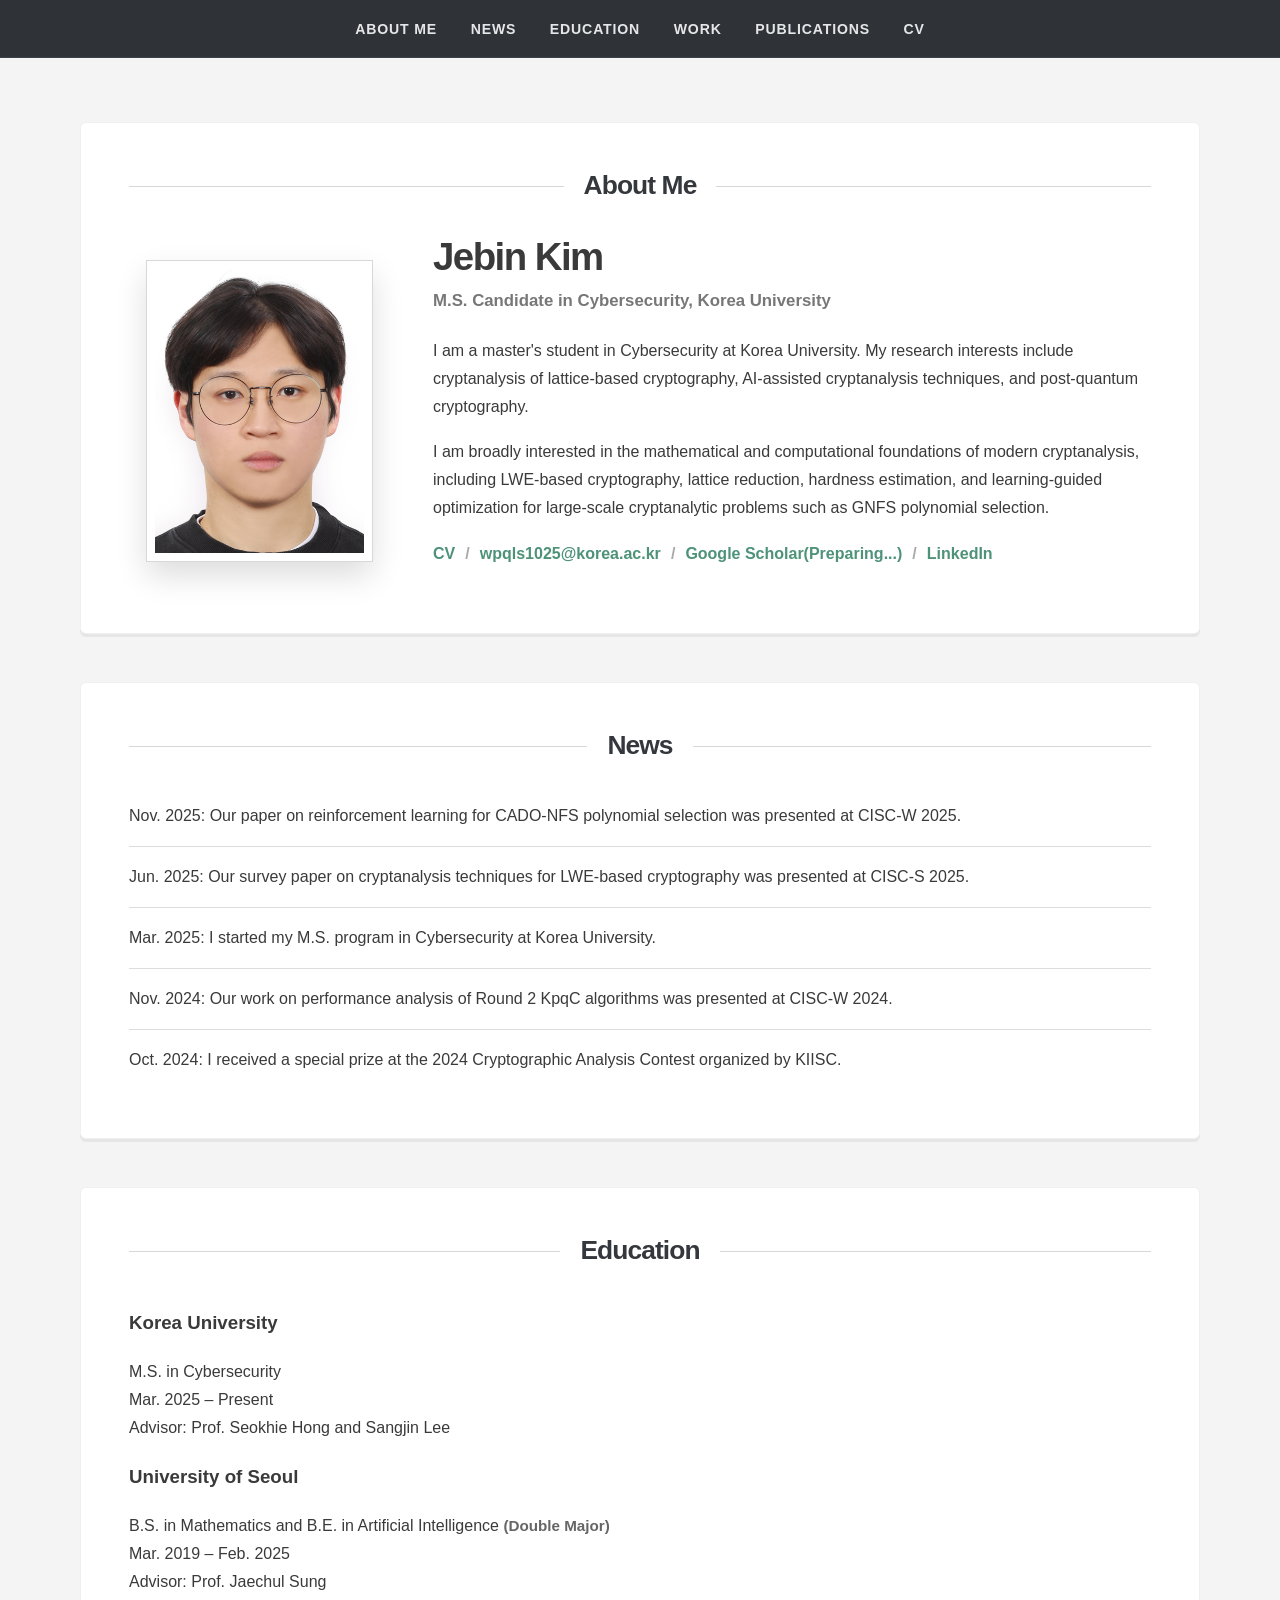
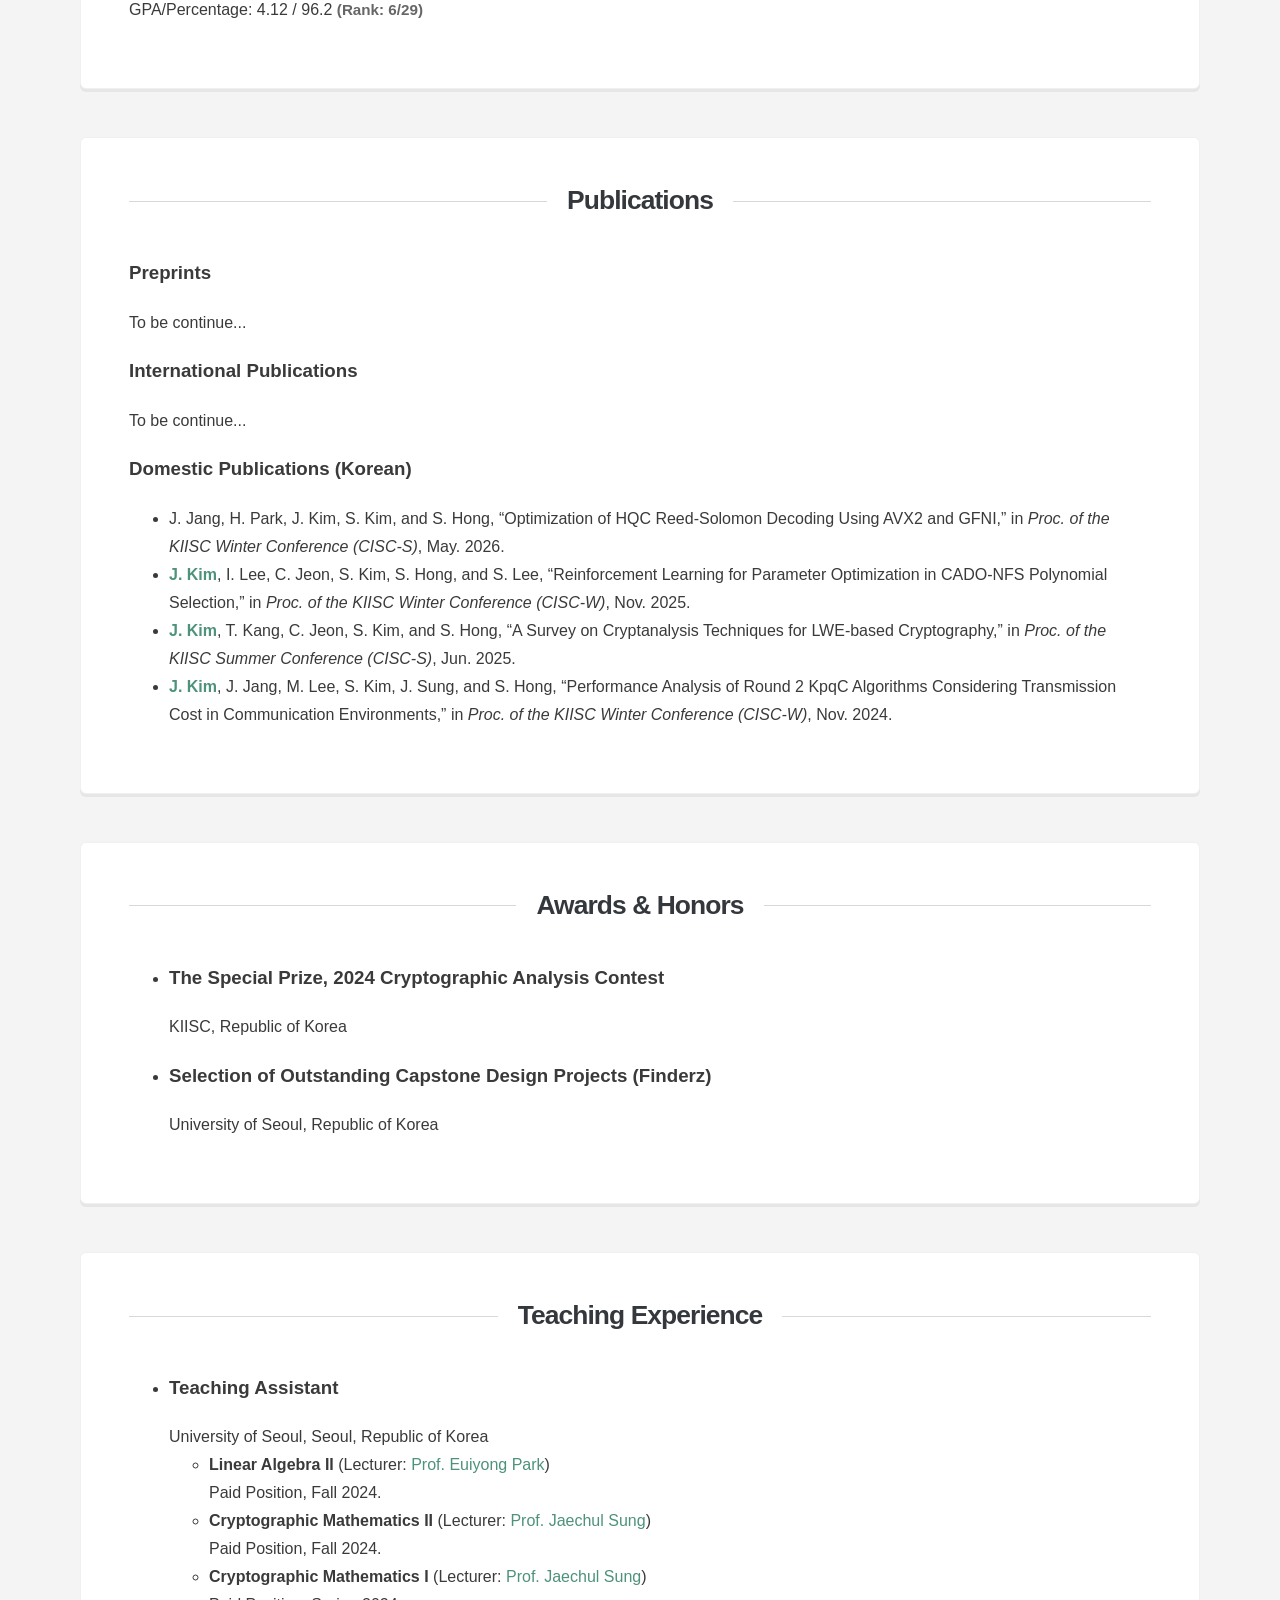
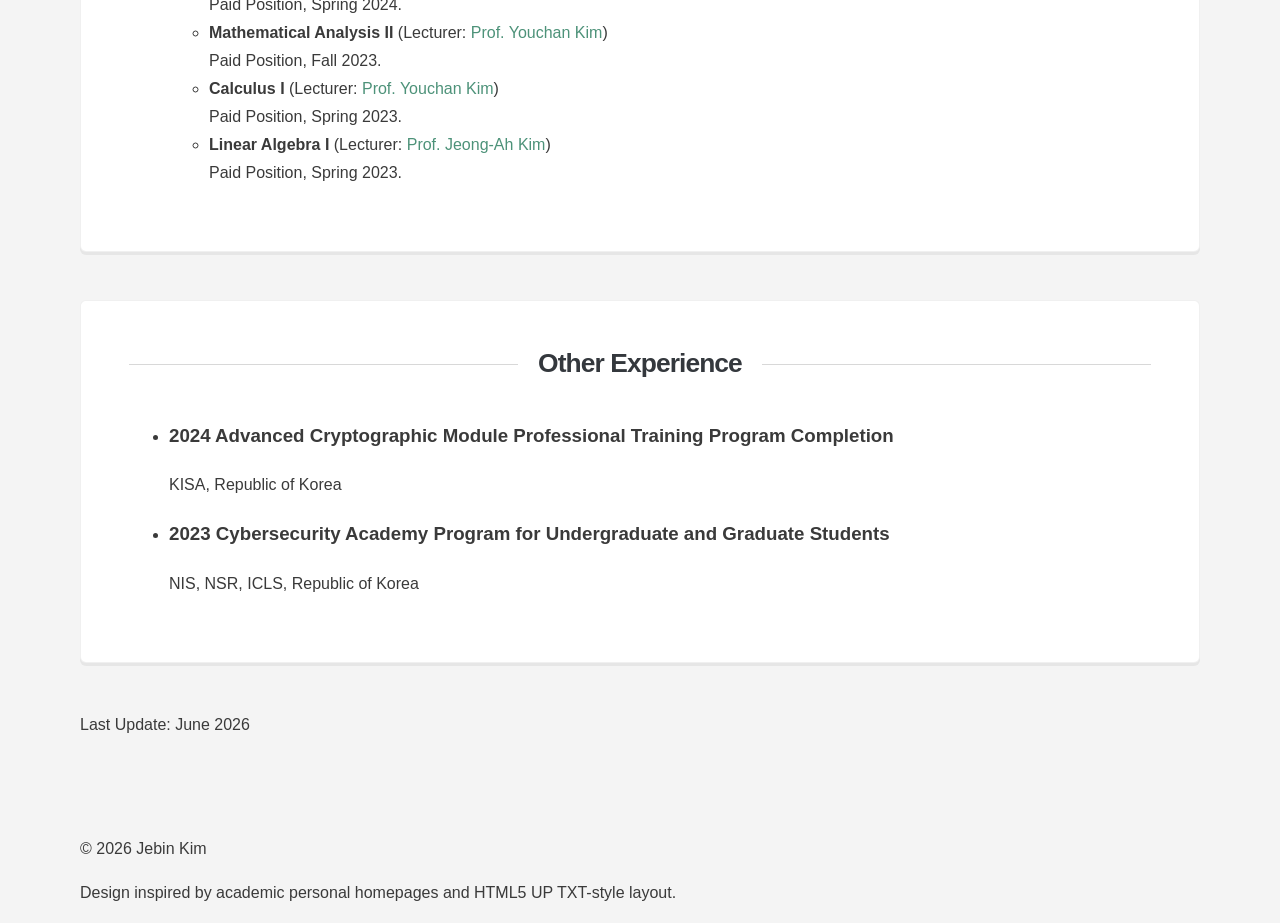
<file: index.html>
<!DOCTYPE html>
<html lang="en">

<head>
    <meta charset="UTF-8" />
    <meta name="viewport" content="width=device-width, initial-scale=1.0" />
    <title>Jebin Kim</title>
    <meta name="description" content="Personal academic homepage of Jebin Kim, M.S. candidate in Cybersecurity at Korea University." />
    <link rel="stylesheet" href="style.css" />
    <script>
        // Preserve the browser's normal scroll restoration on refresh.
        // If an old #section URL remains from a previous version, remove it early
        // so the browser restores the last scroll position instead of jumping to the anchor.
        (function() {
            if ('scrollRestoration' in history) {
                history.scrollRestoration = 'auto';
            }
            if (window.location.hash) {
                history.replaceState(null, document.title, window.location.pathname + window.location.search);
            }
        })();
    </script>
</head>

<body>
    <!-- HOMEPAGE_VERSION: ABOUT_LEFT_IMAGE_RIGHT_TEXT_V5 -->
    <!-- News section updated: latest-first, 5 items, generated 2026-06-02 -->
    <div id="page-wrapper">
        <!--    <header id="header">-->
        <!--      <div class="logo-container">-->
        <!--        <div class="logo-box">-->
        <!--          <h1><a href="#about">Jebin Kim</a></h1>-->
        <!--          <p>Cryptography · Post-Quantum Cryptanalysis · AI-Assisted Cryptanalysis</p>-->
        <!--        </div>-->
        <!--      </div>-->
        <!--    </header>-->

        <nav id="nav" aria-label="Main navigation">
            <ul>
<!--                <li class="current"><a href="#about">About Me</a></li>-->
                <li><a href="#about">About Me</a></li>
                <li><a href="#news">News</a></li>
                <li><a href="#education">Education</a></li>
                <li><a href="#work">Work</a></li>
                <li><a href="#publications">Publications</a></li>
                <li><a href="CV/CV20260603.pdf">CV</a></li>
            </ul>
        </nav>

        <main id="main">
            <div class="container">

                <!-- ABOUT -->
                <section id="about" class="box page-content about-split">
                    <h2 class="major"><span>About Me</span></h2>

                    <div class="about-layout">
                        <div class="about-photo">
                            <img src="images/Jebinkim.jpg" alt="Profile photo of Jebin Kim" />
                        </div>

                        <div class="about-text">
                            <h1>Jebin Kim</h1>
                            <p class="subtitle">M.S. Candidate in Cybersecurity, Korea University</p>

                            <p>
                                I am a master's student in Cybersecurity at Korea University. My research interests include
                                cryptanalysis of lattice-based cryptography, AI-assisted cryptanalysis techniques, and post-quantum cryptography.
                            </p>

                            <p>
                                I am broadly interested in the mathematical and computational foundations of modern cryptanalysis,
                                including LWE-based cryptography, lattice reduction, hardness estimation, and learning-guided
                                optimization for large-scale cryptanalytic problems such as GNFS polynomial selection.
                            </p>

                            <!--      <p class="affiliation">-->
                            <!--        Graduate School of Information Security, Korea University-->
                            <!--      </p>-->

                            <p class="profile-links">
                                <a href="CV/CV20260602.pdf">CV</a>
                                <span>/</span>
                                <a href="mailto:wpqls1025@korea.ac.kr">wpqls1025@korea.ac.kr</a>
                                <span>/</span>
                                <a href="#">Google Scholar(Preparing...)</a>
                                <span>/</span>
                                <a href="https://www.linkedin.com/in/jebinkim">LinkedIn</a>
                            </p>
                        </div>
                    </div>
                </section>


                <!-- NEWS -->
                <section id="news" class="box page-content">
                    <h2 class="major"><span>News</span></h2>
                    <ul class="news-list">
                        <li>
                            <span class="news-date">Nov. 2025: </span>
                            <span class="news-text">
                                Our paper on reinforcement learning for CADO-NFS polynomial selection was presented at CISC-W 2025.
                            </span>
                        </li>
                        <li>
                            <span class="news-date">Jun. 2025: </span>
                            <span class="news-text">
                                Our survey paper on cryptanalysis techniques for LWE-based cryptography was presented at CISC-S 2025.
                            </span>
                        </li>
                        <li>
                            <span class="news-date">Mar. 2025: </span>
                            <span class="news-text">
                                I started my M.S. program in Cybersecurity at Korea University.
                            </span>
                        </li>
                        <li>
                            <span class="news-date">Nov. 2024: </span>
                            <span class="news-text">
                                Our work on performance analysis of Round 2 KpqC algorithms was presented at CISC-W 2024.
                            </span>
                        </li>
                        <li>
                            <span class="news-date">Oct. 2024: </span>
                            <span class="news-text">
                                I received a special prize at the 2024 Cryptographic Analysis Contest organized by KIISC.
                            </span>
                        </li>
                    </ul>
                </section>

                <!-- EDUCATION -->
                <section id="education" class="box page-content education-compact">
                    <h2 class="major"><span>Education</span></h2>

                    <div class="edu-list">
                        <article class="edu-item">
                            <h3>Korea University</h3>
                            <div class="edu-detail">
                                <p>
                                    M.S. in Cybersecurity
                                    <br>
                                    Mar. 2025 – Present
                                    <br>
                                    Advisor: Prof. Seokhie Hong and Sangjin Lee
                                </p>
                            </div>
                        </article>

                        <article class="edu-item">
                            <h3>University of Seoul</h3>
                            <div class="edu-detail">
                                <p>
                                    B.S. in Mathematics and B.E. in Artificial Intelligence <span class="degree-note">(Double Major)</span>
                                    <br>
                                    Mar. 2019 – Feb. 2025
                                    <br>
                                    Advisor: Prof. Jaechul Sung
                                    <br>
                                    GPA/Percentage: 4.12 / 96.2 <span class="degree-note">(Rank: 6/29)</span>
                                </p>
                            </div>
                        </article>
                    </div>
                </section>

                <!--        &lt;!&ndash; WORK EXPERIENCE &ndash;&gt;-->
                <!--        <section id="work" class="box page-content">-->
                <!--          <h2 class="major"><span>Work Experience</span></h2>-->
                <!--          <div class="empty-space" aria-label="Empty work experience section"></div>-->
                <!--        </section>-->

                <!-- PUBLICATIONS -->
                <section id="publications" class="box page-content">
                    <h2 class="major"><span>Publications</span></h2>

                    <h3 class="section-subtitle">Preprints</h3>
                    <div class="publication-empty-box" aria-label="Empty publications section">
                        To be continue...
                    </div>

                    <h3 class="section-subtitle">International Publications</h3>
                    <div class="publication-empty-box" aria-label="Empty publications section">
                        To be continue...
                    </div>

                    <h3 class="section-subtitle domestic-title">Domestic Publications (Korean)</h3>
                    <ul class="domestic-publications">
                        <li>
                            J. Jang, H. Park, J. Kim, S. Kim, and S. Hong,
                            “Optimization of HQC Reed-Solomon Decoding Using AVX2 and GFNI,”
                            in <em>Proc. of the KIISC Winter Conference (CISC-S)</em>, May. 2026.
                        </li>
                        <li>
                            <a style="color: #4d9279;"><b>J. Kim</b></a>, I. Lee, C. Jeon, S. Kim, S. Hong, and S. Lee,
                            “Reinforcement Learning for Parameter Optimization in CADO-NFS Polynomial Selection,”
                            in <em>Proc. of the KIISC Winter Conference (CISC-W)</em>, Nov. 2025.
                        </li>
                        <li>
                            <a style="color: #4d9279;"><b>J. Kim</b></a>, T. Kang, C. Jeon, S. Kim, and S. Hong,
                            “A Survey on Cryptanalysis Techniques for LWE-based Cryptography,”
                            in <em>Proc. of the KIISC Summer Conference (CISC-S)</em>, Jun. 2025.
                        </li>
                        <li>
                            <a style="color: #4d9279;"><b>J. Kim</b></a>, J. Jang, M. Lee, S. Kim, J. Sung, and S. Hong,
                            “Performance Analysis of Round 2 KpqC Algorithms Considering Transmission Cost in Communication Environments,”
                            in <em>Proc. of the KIISC Winter Conference (CISC-W)</em>, Nov. 2024.
                        </li>
                    </ul>
                </section>

                <!-- AWARDS & HONORS -->
                <section id="awards" class="box page-content">
                    <h2 class="major"><span>Awards &amp; Honors</span></h2>
                    <ul class="cv-list compact">
                        <li>
                            <h3>The Special Prize, 2024 Cryptographic Analysis Contest</h3>
                            <p class="institution">KIISC, Republic of Korea</p>
                        </li>
                        <li>
                            <h3>Selection of Outstanding Capstone Design Projects (Finderz)</h3>
                            <p class="institution">University of Seoul, Republic of Korea</p>
                        </li>
                    </ul>
                </section>

                <!-- TEACHING EXPERIENCE -->
                <section id="teaching" class="box page-content">
                    <h2 class="major"><span>Teaching Experience</span></h2>
                    <ul class="cv-list">
                        <li>
                            <div class="item-head">
                                <h3>Teaching Assistant</h3>
<!--                                <span>Mar. 2023 - Feb. 2025</span>-->
                            </div>
                            <span class="institution">University of Seoul, Seoul, Republic of Korea</span>
                            <ul class="sub-list">
                                <li>
                                    <b>Linear Algebra II</b>
                                    <span class="degree-note"> (Lecturer: <a href="https://sites.google.com/site/epark1024/" target="_blank" style="color: #4d9279;">Prof. Euiyong Park</a>)</span>
                                    <br>
                                    Paid Position, Fall 2024.
                                </li>
                                <li>
                                    <b>Cryptographic Mathematics II</b>
                                    <span class="degree-note"> (Lecturer: <a href="https://scholar.google.com/citations?user=eSgW4uAAAAAJ&hl=en" target="_blank" style="color: #4d9279;">Prof. Jaechul Sung</a>)</span>
                                    <br>
                                    Paid Position, Fall 2024.
                                </li>
                                <li>
                                    <b>Cryptographic Mathematics I</b>
                                    <span class="degree-note"> (Lecturer: <a href="https://scholar.google.com/citations?user=eSgW4uAAAAAJ&hl=en" target="_blank" style="color: #4d9279;">Prof. Jaechul Sung</a>)</span>
                                    <br>
                                    Paid Position, Spring 2024.
                                </li>
                                <li>
                                    <b>Mathematical Analysis II</b>
                                    <span class="degree-note"> (Lecturer: <a href="https://app.rndcircle.io/lab/f2e110f0-f742-4427-a4ac-b15742e9b4c2" target="_blank" style="color: #4d9279;">Prof. Youchan Kim</a>)</span>
                                    <br>
                                    Paid Position, Fall 2023.
                                </li>
                                <li>
                                    <b>Calculus I</b>
                                    <span class="degree-note"> (Lecturer: <a href="https://app.rndcircle.io/lab/f2e110f0-f742-4427-a4ac-b15742e9b4c2" target="_blank" style="color: #4d9279;">Prof. Youchan Kim</a>)</span>
                                    <br>
                                    Paid Position, Spring 2023.
                                </li>
                                <li>
                                    <b>Linear Algebra I</b>
                                    <span class="degree-note"> (Lecturer: <a target="_blank" style="color: #4d9279;">Prof. Jeong-Ah Kim</a>)</span>
                                    <br>
                                    Paid Position, Spring 2023.
                                </li>
                            </ul>
                        </li>
                    </ul>
                </section>

                <!--        &lt;!&ndash; PROFESSIONAL ACTIVITIES &ndash;&gt;-->
                <!--        <section id="professional-activities" class="box page-content">-->
                <!--          <h2 class="major"><span>Professional Activities</span></h2>-->
                <!--          <div class="empty-space" aria-label="Empty professional activities section"></div>-->
                <!--        </section>-->

                <!-- OTHER EXPERIENCE -->
                <section id="other-experience" class="box page-content">
                    <h2 class="major"><span>Other Experience</span></h2>
                    <ul class="cv-list compact">
                        <li>
                            <h3>2024 Advanced Cryptographic Module Professional Training Program Completion</h3>
                            <p class="institution">KISA, Republic of Korea</p>
                        </li>
                        <li>
                            <h3>2023 Cybersecurity Academy Program for Undergraduate and Graduate Students</h3>
                            <p class="institution">NIS, NSR, ICLS, Republic of Korea</p>
                        </li>
                    </ul>
                </section>

                <!--        &lt;!&ndash; INVITED TALKS &ndash;&gt;-->
                <!--        <section id="invited-talks" class="box page-content">-->
                <!--          <h2 class="major"><span>Invited Talks</span></h2>-->
                <!--          <div class="empty-space" aria-label="Empty invited talks section"></div>-->
                <!--        </section>-->

                <p class="last-update">Last Update: June 2026</p>
            </div>
        </main>

        <footer id="footer">
            <div class="container footer-content">
                <p>© 2026 Jebin Kim</p>
                <p>Design inspired by academic personal homepages and HTML5 UP TXT-style layout.</p>
            </div>
        </footer>
    </div>

    <script>
        // In-page navigation without leaving #section in the URL.
        // Refresh keeps the browser's previous scroll position.
        (function() {
            if ('scrollRestoration' in history) {
                history.scrollRestoration = 'auto';
            }

            function removeHash() {
                if (window.location.hash) {
                    history.replaceState(null, document.title, window.location.pathname + window.location.search);
                }
            }

            document.querySelectorAll('a[href^="#"]').forEach(function(link) {
                link.addEventListener('click', function(event) {
                    var targetId = link.getAttribute('href');
                    if (!targetId || targetId === '#') return;

                    var target = document.querySelector(targetId);
                    if (!target) return;

                    event.preventDefault();
                    target.scrollIntoView({
                        behavior: 'smooth',
                        block: 'start'
                    });
                    removeHash();
                });
            });
        })();
    </script>
</body>

</html>
</file>
<file: style.css>
:root {
  --bg: #f4f4f4;
  --bg-dark: #2f3338;
  --bg-darker: #25292e;
  --box: #ffffff;
  --text: #3a3a3a;
  --muted: #777777;
  --line: #dddddd;
  --accent: #70b79c;
  --accent-dark: #4d9279;
  --accent-alt: #e97770;
  --shadow: 0 3px 0 rgba(0, 0, 0, 0.06);
  --radius: 6px;
  --width: 1120px;
}

* {
  box-sizing: border-box;
}

html {
  scroll-behavior: smooth;
}

body {
  margin: 0;
  background: var(--bg);
  color: var(--text);
  font-family: "Segoe UI", Arial, Helvetica, sans-serif;
  font-size: 16px;
  line-height: 1.75;
}

a {
  color: inherit;
  text-decoration: none;
}

a:hover {
  color: var(--accent-dark);
}

#page-wrapper {
  min-height: 100vh;
}

/* Header */

#header {
  padding: 3.5rem 1rem 2.5rem;
  text-align: center;
  background: #fff;
}

.logo-container {
  max-width: var(--width);
  margin: 0 auto;
}

.logo-box {
  display: inline-block;
  position: relative;
  padding: 0 2.25rem;
}

.logo-box::before,
.logo-box::after {
  content: "";
  position: absolute;
  top: 50%;
  width: 7rem;
  height: 1px;
  background: #cfcfcf;
}

.logo-box::before {
  right: 100%;
}

.logo-box::after {
  left: 100%;
}

.logo-box h1 {
  margin: 0;
  font-size: 2.65rem;
  line-height: 1;
  letter-spacing: -0.04em;
  font-weight: 900;
}

.logo-box h1 a {
  display: inline-block;
  background: var(--bg-darker);
  color: #fff;
  padding: 0.65rem 1.05rem;
  border-radius: 4px;
  box-shadow: var(--shadow);
}

.logo-box p {
  margin: 1rem 0 0;
  color: #777;
  font-size: 0.95rem;
  letter-spacing: 0.08em;
  text-transform: uppercase;
}

/* Navigation */

#nav {
  background: var(--bg-dark);
  color: #fff;
  box-shadow: inset 0 -1px 0 rgba(255, 255, 255, 0.08);
}

#nav ul {
  max-width: var(--width);
  margin: 0 auto;
  padding: 0 1rem;
  list-style: none;
  display: flex;
  align-items: center;
  justify-content: center;
  flex-wrap: wrap;
}

#nav li {
  margin: 0;
}

#nav a {
  display: block;
  padding: 1.05rem 1.05rem;
  color: rgba(255, 255, 255, 0.88);
  font-size: 0.88rem;
  font-weight: 700;
  letter-spacing: 0.06em;
  text-transform: uppercase;
}

#nav li.current a,
#nav a:hover {
  background: var(--accent);
  color: #fff;
}

/* Banner */

.banner {
  padding: 5.5rem 1rem;
  color: #fff;
  text-align: center;
  background:
    linear-gradient(rgba(47, 51, 56, 0.76), rgba(47, 51, 56, 0.76)),
    radial-gradient(circle at 20% 10%, rgba(112, 183, 156, 0.75), transparent 32rem),
    linear-gradient(135deg, #4b5e69, #30343a 60%, #24272c);
}

.banner-content {
  max-width: 880px;
  margin: 0 auto;
}

.eyebrow {
  margin: 0 0 1rem;
  color: rgba(255, 255, 255, 0.78);
  font-size: 0.9rem;
  font-weight: 800;
  letter-spacing: 0.16em;
  text-transform: uppercase;
}

.banner h2 {
  margin: 0;
  font-size: clamp(2.05rem, 5vw, 4.25rem);
  line-height: 1.05;
  letter-spacing: -0.055em;
  font-weight: 900;
}

.banner p:not(.eyebrow) {
  max-width: 720px;
  margin: 1.25rem auto 0;
  color: rgba(255, 255, 255, 0.9);
  font-size: 1.17rem;
}

.banner-actions {
  margin-top: 2rem;
  display: flex;
  justify-content: center;
  gap: 0.9rem;
  flex-wrap: wrap;
}

/* Main layout */

#main {
  padding: 4rem 1rem;
}

.container {
  max-width: var(--width);
  margin: 0 auto;
}

.box {
  background: var(--box);
  border-radius: var(--radius);
  box-shadow: var(--shadow);
  border: 1px solid rgba(0, 0, 0, 0.06);
  margin-bottom: 3rem;
  padding: 3rem;
}

/* Major heading line */

.major {
  position: relative;
  text-align: center;
  margin: 0 0 2.6rem;
  color: #34383d;
  font-size: 1.65rem;
  line-height: 1.1;
  font-weight: 900;
  letter-spacing: -0.035em;
}

.major::before {
  content: "";
  position: absolute;
  top: 50%;
  left: 0;
  right: 0;
  border-top: 1px solid #d8d8d8;
}

.major span {
  position: relative;
  display: inline-block;
  padding: 0 1.25rem;
  background: #fff;
}

/* Highlight */

.highlight {
  text-align: center;
}

.special {
  display: flex;
  justify-content: center;
  flex-wrap: wrap;
  gap: 1rem;
  margin: 0 0 2.2rem;
  padding: 0;
  list-style: none;
}

.special span {
  display: grid;
  place-items: center;
  width: 5.5rem;
  height: 5.5rem;
  border-radius: 50%;
  background: var(--accent);
  color: #fff;
  font-weight: 900;
  letter-spacing: -0.02em;
  box-shadow: inset 0 -5px 0 rgba(0, 0, 0, 0.08), var(--shadow);
}

.highlight header h2 {
  margin: 0;
  color: #30343a;
  font-size: 2rem;
  font-weight: 900;
  letter-spacing: -0.045em;
}

.highlight header p {
  margin: 0.5rem 0 1.6rem;
  color: var(--muted);
  font-size: 1.1rem;
  font-weight: 700;
}

.highlight > p {
  max-width: 820px;
  margin: 0 auto;
}

/* Features */

.feature-grid {
  display: grid;
  grid-template-columns: repeat(4, minmax(0, 1fr));
  gap: 1.35rem;
}

.feature-card {
  min-width: 0;
}

.feature-image {
  display: grid;
  place-items: center;
  min-height: 9.5rem;
  border-radius: var(--radius);
  color: #fff;
  font-size: 1.55rem;
  font-weight: 900;
  letter-spacing: -0.04em;
  margin-bottom: 1rem;
  box-shadow: var(--shadow);
}

.gradient-one {
  background: linear-gradient(135deg, #70b79c, #376d76);
}

.gradient-two {
  background: linear-gradient(135deg, #e97770, #a84d56);
}

.gradient-three {
  background: linear-gradient(135deg, #7d92c5, #3a4f78);
}

.gradient-four {
  background: linear-gradient(135deg, #d9a64a, #8d6831);
}

.feature-card h3 {
  margin: 0 0 0.55rem;
  color: #34383d;
  font-size: 1.15rem;
  font-weight: 900;
  letter-spacing: -0.02em;
}

.feature-card p {
  margin: 0;
  color: #666;
  font-size: 0.95rem;
}

/* Publications / News */

.two-column {
  display: grid;
  grid-template-columns: minmax(0, 2.15fr) minmax(260px, 0.85fr);
  gap: 2rem;
}

.post-card,
.sidebar-card,
.timeline-item {
  border-top: 5px solid var(--accent);
  background: #fafafa;
  border-radius: var(--radius);
  padding: 1.6rem;
}

.post-card header h3,
.sidebar-card h3,
.timeline-item h3 {
  margin: 0;
  color: #34383d;
  font-size: 1.4rem;
  font-weight: 900;
  letter-spacing: -0.035em;
}

.post-card header p {
  margin: 0.2rem 0 1.15rem;
  color: var(--muted);
  font-weight: 700;
}

.news-list {
  list-style: none;
  margin: 1rem 0 0;
  padding: 0;
}

.news-list li {
  border-top: 1px solid var(--line);
  padding: 1rem 0;
}

.news-list li:first-child {
  border-top: 0;
  padding-top: 0;
}

.news-list p {
  margin: 0.2rem 0 0;
  color: #666;
  font-size: 0.95rem;
}

.date {
  display: inline-block;
  color: var(--accent-dark);
  font-size: 0.82rem;
  font-weight: 900;
  letter-spacing: 0.08em;
  text-transform: uppercase;
}

/* Education */

.timeline {
  display: grid;
  grid-template-columns: repeat(2, minmax(0, 1fr));
  gap: 1.1rem;
}

.timeline-item {
  border-top-color: var(--accent-alt);
  margin-bottom: 1.1rem;
}

.timeline-item p {
  margin: 0.6rem 0 0;
}

.muted {
  color: var(--muted);
  font-weight: 700;
}

/* Buttons */

.button {
  display: inline-block;
  border: 0;
  border-radius: 5px;
  padding: 0.85rem 1.3rem;
  background: var(--accent);
  color: #fff;
  font-weight: 900;
  font-size: 0.92rem;
  letter-spacing: 0.05em;
  text-transform: uppercase;
  box-shadow: inset 0 -3px 0 rgba(0, 0, 0, 0.08), var(--shadow);
}

.button:hover {
  background: var(--accent-dark);
  color: #fff;
}

.button.secondary {
  background: rgba(255, 255, 255, 0.18);
  border: 1px solid rgba(255, 255, 255, 0.35);
}

.button.secondary:hover {
  background: rgba(255, 255, 255, 0.28);
}

.button.small {
  padding: 0.65rem 1rem;
  font-size: 0.8rem;
}

/* Footer */

#contact {
  padding: 3.5rem 1rem 2.5rem;
  background: var(--bg-dark);
  color: rgba(255, 255, 255, 0.78);
}

.footer-container {
  max-width: var(--width);
  margin: 0 auto;
  text-align: center;
}

#contact h2 {
  margin: 0 0 0.85rem;
  color: #fff;
  font-size: 1.7rem;
  font-weight: 900;
  letter-spacing: -0.03em;
}

#contact p {
  max-width: 720px;
  margin: 0 auto;
}

.contact-links {
  display: flex;
  justify-content: center;
  flex-wrap: wrap;
  gap: 0.75rem;
  margin: 1.8rem 0 0;
  padding: 0;
  list-style: none;
}

.contact-links a {
  display: inline-block;
  min-width: 7rem;
  padding: 0.65rem 0.9rem;
  border-radius: 5px;
  background: rgba(255, 255, 255, 0.08);
  color: #fff;
  font-weight: 800;
}

.contact-links a:hover {
  background: var(--accent);
}

.copyright {
  margin-top: 2rem !important;
  color: rgba(255, 255, 255, 0.46);
  font-size: 0.86rem;
}

/* Responsive */

@media (max-width: 980px) {
  .feature-grid {
    grid-template-columns: repeat(2, minmax(0, 1fr));
  }

  .two-column,
  .timeline {
    grid-template-columns: 1fr;
  }
}

@media (max-width: 720px) {
  #header {
    padding: 2.2rem 1rem 1.7rem;
  }

  .logo-box::before,
  .logo-box::after {
    display: none;
  }

  .logo-box {
    padding: 0;
  }

  .logo-box h1 {
    font-size: 2rem;
  }

  .logo-box p {
    font-size: 0.78rem;
  }

  #nav ul {
    justify-content: flex-start;
    overflow-x: auto;
    flex-wrap: nowrap;
  }

  #nav a {
    white-space: nowrap;
    padding: 0.9rem 0.8rem;
  }

  .banner {
    padding: 3.7rem 1rem;
  }

  #main {
    padding: 2rem 1rem;
  }

  .box {
    padding: 1.6rem;
    margin-bottom: 2rem;
  }

  .feature-grid {
    grid-template-columns: 1fr;
  }

  .special span {
    width: 4.4rem;
    height: 4.4rem;
    font-size: 0.88rem;
  }
}


/* =========================================================
   HOMEPAGE_VERSION: ABOUT_LEFT_IMAGE_RIGHT_TEXT_V5
   About card: left image + right description.
   Uses #about selectors, so it works even if there is no .about class.
   ========================================================= */

/* Disable the old dark hero style only for the previous About banner. */
section#about.banner {
  display: none !important;
}

/* About card layout */
#about.about-split {
  text-align: left;
}

#about.about-split .major {
  margin-bottom: 2.25rem;
}

#about .about-layout {
  display: grid;
  grid-template-columns: 260px minmax(0, 1fr);
  gap: 2.75rem;
  align-items: center;
}

#about .about-photo {
  display: flex;
  justify-content: center;
  align-items: center;
}

#about .about-photo img {
  width: 225px;
  height: 300px;
  object-fit: cover;
  border-radius: 0;
  border: 8px solid #ffffff;
  outline: 1px solid #d8d8d8;
  box-shadow: 0 14px 30px rgba(0, 0, 0, 0.14);
  background: #f3f3f3;
}

#about .about-text h1 {
  margin: 0 0 0.45rem;
  color: var(--text);
  font-size: 2.4rem;
  line-height: 1.1;
  font-weight: 900;
  letter-spacing: -0.04em;
}

#about .about-text .subtitle {
  margin: 0 0 1.35rem;
  color: var(--muted);
  font-size: 1.05rem;
  font-weight: 700;
}

#about .about-text p {
  margin: 0 0 1.1rem;
  font-size: 1rem;
  line-height: 1.75;
  color: var(--text);
}

#about .about-text .affiliation {
  margin-top: 1.25rem;
  font-weight: 700;
  color: #34383d;
}

#about .profile-links {
  margin-top: 1.25rem;
  font-weight: 700;
}

#about .profile-links a {
  color: var(--accent-dark);
  text-decoration: none;
}

#about .profile-links a:hover {
  text-decoration: underline;
}

#about .profile-links span {
  color: #aaa;
  margin: 0 0.35rem;
}

/* Mobile: image goes above text. */
@media (max-width: 760px) {
  #about .about-layout {
    grid-template-columns: 1fr;
    gap: 1.75rem;
    text-align: center;
  }

  #about .about-photo img {
    width: 165px;
    height: 165px;
  }

  #about .about-text h1 {
    font-size: 2rem;
  }

  #about .profile-links span {
    margin: 0 0.2rem;
  }
}

/* =========================================================
   EDUCATION_COMPACT_OVERRIDE
   Based on current style.css structure:
   - The Education section currently uses .timeline / .timeline-item.
   - This override makes Education compact and indents details.
   - Place at the END of style.css so it overrides earlier rules.
   ========================================================= */

#education .timeline {
  display: block;
}

#education .timeline-item {
  border-top: 0;
  background: transparent;
  border-radius: 0;
  box-shadow: none;
  padding: 0;
  margin: 0 0 1.05rem;
}

#education .timeline-item:last-child {
  margin-bottom: 0;
}

#education .timeline-item h3 {
  margin: 0 0 0.15rem;
  color: #1f252b;
  font-size: 1.08rem;
  line-height: 1.2;
  font-weight: 800;
  letter-spacing: -0.015em;
}

#education .timeline-item p {
  margin: 0.04rem 0;
  padding-left: 1.15rem;
  color: #252b31;
  font-size: 0.98rem;
  line-height: 1.28;
}

#education .timeline-item .muted {
  color: #555;
  font-weight: 500;
}

/* If you use a note such as "(Double Major)" in the degree line. */
#education .degree-note {
  color: #666;
  font-size: 0.95em;
  font-weight: 600;
}

@media (max-width: 720px) {
  #education .timeline-item {
    margin-bottom: 0.95rem;
  }

  #education .timeline-item p {
    padding-left: 0.85rem;
    line-height: 1.34;
  }
}
</file>
